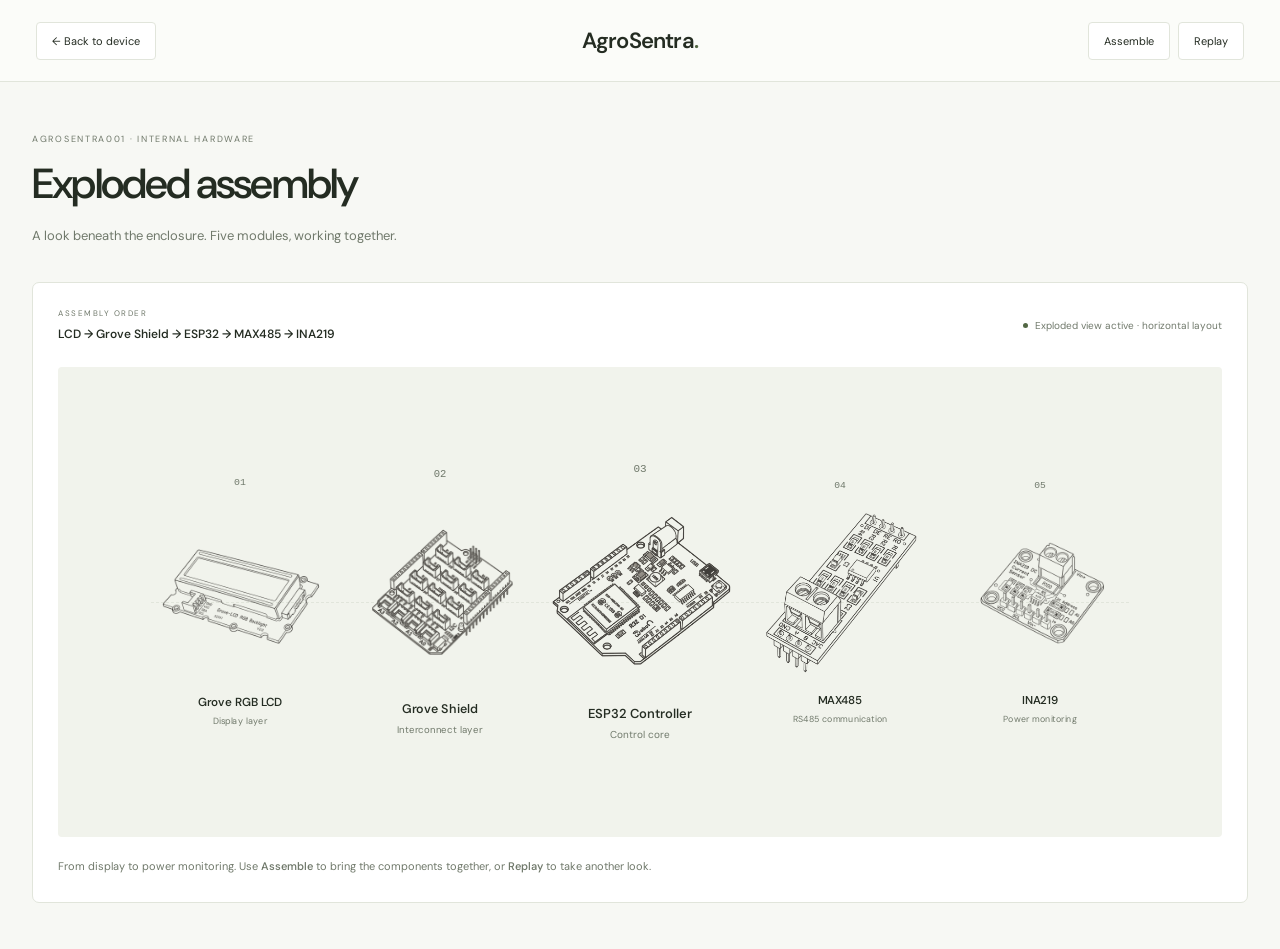
<file: exploded-view.html>
<!DOCTYPE html>
<html lang="en">
<head>
  <meta charset="UTF-8">
  <meta name="viewport" content="width=device-width, initial-scale=1.0">
  <meta name="theme-color" content="#f7f8f4">
  <title>Hardware explorer — AgroSentra</title>
  <link rel="preconnect" href="https://fonts.googleapis.com">
  <link rel="preconnect" href="https://fonts.gstatic.com" crossorigin>
  <link href="https://fonts.googleapis.com/css2?family=DM+Sans:wght@400;500;600;700&display=swap" rel="stylesheet">
  <link rel="stylesheet" href="./exploded-view.css">
  <script>
  (function(){
    try {
      const t=localStorage.getItem('agrosentra-theme-v3')||'light';
      document.documentElement.dataset.theme=['dark','midnight','light'].includes(t)?t:'light';
    } catch(e){document.documentElement.dataset.theme='light';}
  })();
  </script>
</head>
<body>
  <header class="topbar">
    <a class="back" href="./index.html#device">← Back to device</a>
    <a class="brand" href="./index.html#dashboard">AgroSentra<span>.</span></a>
    <div class="actions">
      <button id="toggleAssembly" type="button">Assemble</button>
      <button id="replay" type="button">Replay</button>
    </div>
  </header>

  <main>
    <section class="intro">
      <span>AGROSENTRA001 · INTERNAL HARDWARE</span>
      <h1>Exploded assembly</h1>
      <p>A look beneath the enclosure. Five modules, working together.</p>
    </section>

    <section class="exploded-card">
      <div class="diagram-head">
        <div>
          <span>ASSEMBLY ORDER</span>
          <strong>LCD → Grove Shield → ESP32 → MAX485 → INA219</strong>
        </div>
        <div class="state"><i></i><b id="stateText">Separating components</b></div>
      </div>

      <div id="scene" class="scene assembled" aria-label="Five internal hardware modules">
        <div class="axis axis-desktop"></div>
        <div class="axis axis-mobile"></div>

        <div class="part p1" style="--x:-400px; --y:-340px; --delay:.06s; --s:.90;">
          <span class="num">01</span>
          <img src="./exploded-lcd.png" alt="Grove RGB LCD">
          <div class="label"><b>Grove RGB LCD</b><small>Display layer</small></div>
        </div>

        <div class="part p2" style="--x:-200px; --y:-170px; --delay:.16s; --s:.96;">
          <span class="num">02</span>
          <img src="./exploded-grove-shield.png" alt="Grove Shield">
          <div class="label"><b>Grove Shield</b><small>Interconnect layer</small></div>
        </div>

        <div class="part p3" style="--x:0px; --y:0px; --delay:.26s; --s:1.0;">
          <span class="num">03</span>
          <img src="./exploded-esp32.png" alt="ESP32 controller">
          <div class="label"><b>ESP32 Controller</b><small>Control core</small></div>
        </div>

        <div class="part p4" style="--x:200px; --y:170px; --delay:.36s; --s:.88;">
          <span class="num">04</span>
          <img src="./exploded-max485.png" alt="MAX485 interface">
          <div class="label"><b>MAX485</b><small>RS485 communication</small></div>
        </div>

        <div class="part p5" style="--x:400px; --y:340px; --delay:.46s; --s:.88;">
          <span class="num">05</span>
          <img src="./exploded-ina219.png" alt="INA219 current sensor">
          <div class="label"><b>INA219</b><small>Power monitoring</small></div>
        </div>
      </div>

      <div class="hint">From display to power monitoring. Use <b>Assemble</b> to bring the components together, or <b>Replay</b> to take another look.</div>
    </section>
  </main>
  <script src="./exploded-view.js?v=4"></script>
</body>
</html>
</file>
<file: exploded-view.css>
@import url('./styles.css');
body { min-height:100vh; }
.topbar { padding:0 36px; height:82px; display:grid; grid-template-columns:1fr auto 1fr; background:var(--sidebar); }
.back,.actions button { display:inline-flex; align-items:center; justify-content:center; padding:10px 15px; border:1px solid var(--border); background:var(--surface); color:var(--text); font-size:11px; text-decoration:none; border-radius:4px; min-height:38px; }
.back { justify-self:start; }.back:hover,.actions button:hover { background:var(--surface-3); }
.brand { font-size:22px; font-weight:600; letter-spacing:-.8px; text-decoration:none; }.brand span { color:var(--green); }
.actions { justify-self:end; display:flex; gap:8px; }
main { width:min(1300px,calc(100% - 64px)); margin:0 auto; padding:46px 0; }
.intro { margin:0 0 35px; }.intro>span { font-size:9px; letter-spacing:1.7px; color:var(--muted); }.intro h1 { font-size:42px; letter-spacing:-1.8px; margin:10px 0 14px; }.intro p { font-size:13px; color:var(--muted); line-height:1.7; }
.exploded-card { background:var(--surface); border:1px solid var(--border); border-radius:7px; padding:25px; }
.diagram-head { display:flex; align-items:center; justify-content:space-between; gap:20px; margin-bottom:25px; }.diagram-head span { display:block; color:var(--muted); font-size:8px; letter-spacing:1.5px; }.diagram-head strong { display:block; font-size:12px; margin-top:8px; }.state { display:flex; align-items:center; gap:7px; font-size:10px; color:var(--muted); }.state b { font-weight:400; }.state i { width:5px; height:5px; background:var(--green); border-radius:50%; }
.scene { position:relative; height:470px; overflow:hidden; background:var(--surface-2); border-radius:4px; }
.axis { position:absolute; left:8%; right:8%; top:50%; border-top:1px dashed var(--border); }.axis-mobile { display:none; }
.part { position:absolute; top:50%; left:50%; width:185px; height:300px; display:flex; flex-direction:column; align-items:center; justify-content:center; gap:20px; transform:translate(calc(-50% + var(--x)),-50%) scale(var(--s)); transition:transform 1s cubic-bezier(.2,.86,.15,1) var(--delay); }
.scene.assembled .part { transform:translate(-50%,-50%) scale(.7); }
.part img { width:180px; height:190px; object-fit:contain; filter:invert(.78) sepia(.25); }
html[data-theme="dark"] .part img,html[data-theme="midnight"] .part img { filter:none; }
.num { color:var(--muted); font-size:11px; font-family:monospace; }
.label { text-align:center; opacity:1; transition:opacity .5s; }.label b { display:block; font-size:13px; }.label small { display:block; color:var(--muted); font-size:10px; margin-top:6px; }.scene.assembled .label,.scene.assembled .num { opacity:0; }
.hint { margin-top:20px; color:var(--muted); font-size:11px; line-height:1.8; }
@media(max-width:1150px) and (min-width:701px) { .part { width:155px; transform:translate(calc(-50% + var(--x) * .77),-50%) scale(.8); }.part img { width:155px; }.scene { height:410px; } }
@media(max-width:900px) and (min-width:701px) { .part { transform:translate(calc(-50% + var(--x) * .63),-50%) scale(.68); } }
@media(max-width:700px) { .topbar { padding:15px 20px; height:auto; grid-template-columns:1fr 1fr; gap:14px; }.brand { grid-row:1; grid-column:1; font-size:20px; }.back { grid-row:2; font-size:10px; }.actions { grid-row:2; grid-column:2; }.actions button { padding:8px 11px; font-size:10px; }main { width:calc(100% - 40px); padding:30px 0; }.intro h1 { font-size:33px; }.intro p { font-size:12px; }.exploded-card { padding:18px; }.diagram-head { align-items:flex-start; flex-direction:column; gap:15px; }.diagram-head strong { font-size:10px; line-height:1.7; }.scene { height:1000px; }.axis-desktop { display:none; }.axis-mobile { display:block; inset:6% auto 6% 40%; border-top:0; border-left:1px dashed var(--border); }.part { width:150px; height:155px; gap:8px; transform:translate(-85%,calc(-50% + var(--y) * 1.13)) scale(.85); }.part img { width:140px; height:145px; }.label { position:absolute; left:150px; width:120px; text-align:left; }.label b { font-size:12px; }.label small { font-size:10px; }.num { position:absolute; left:0; top:0; font-size:10px; }.scene.assembled .part { transform:translate(-50%,-50%) scale(.7); }.hint { font-size:10px; } }
@media(max-width:400px) { .part { transform:translate(-91%,calc(-50% + var(--y) * 1.13)) scale(.76); }.label { width:110px; } }
</file>
